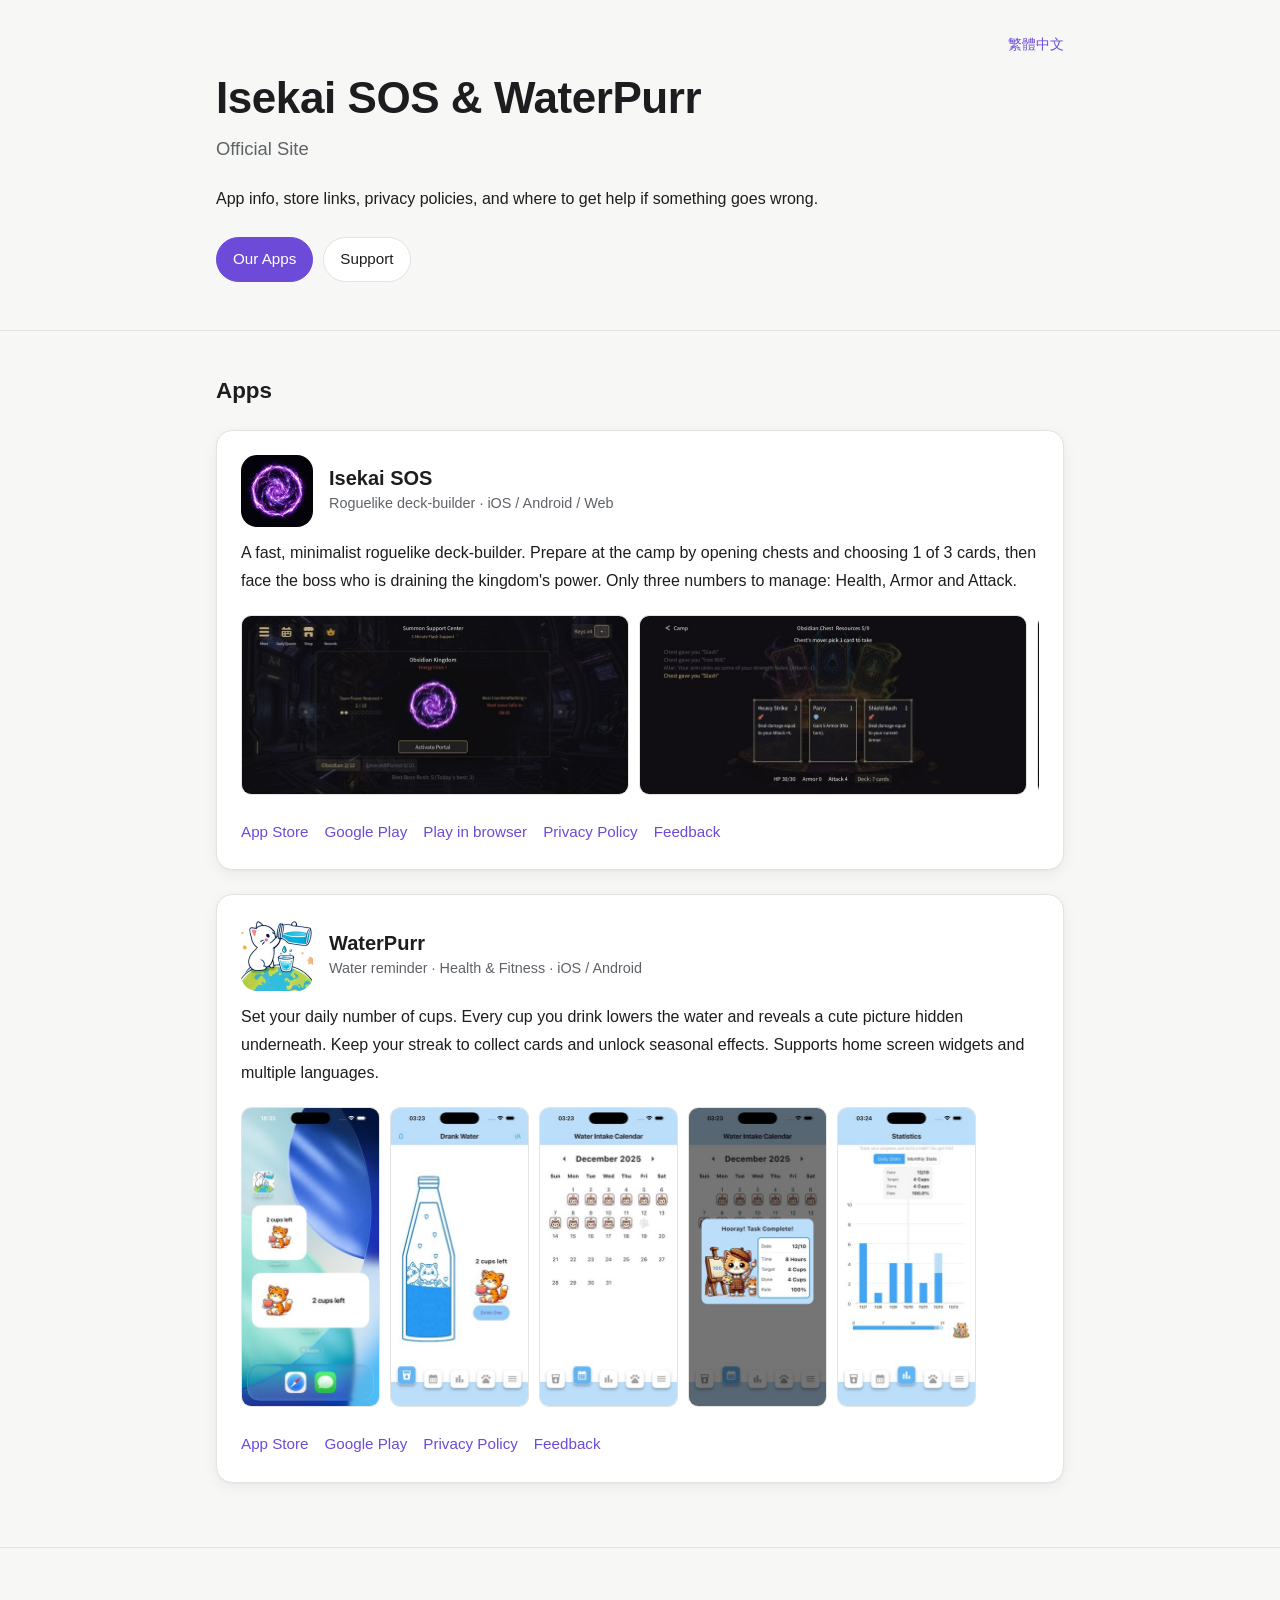
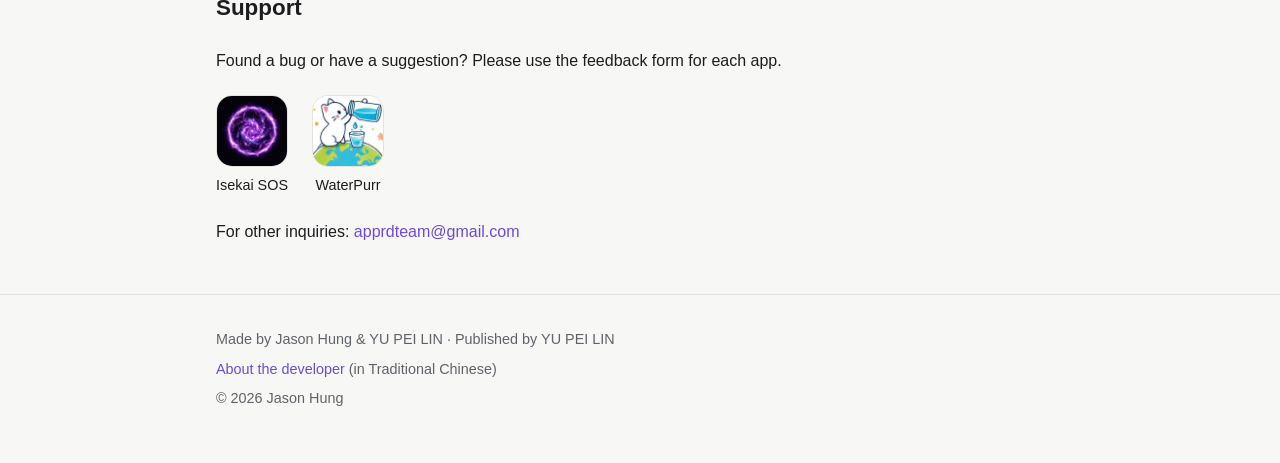
<file: index.html>
<!DOCTYPE html>
<html lang="zh-Hant">
<head>
<meta charset="utf-8">
<meta name="viewport" content="width=device-width, initial-scale=1">
<title>異世界救援・喵星水管家｜官方網站</title>
<meta name="description" content="《異世界救援 Isekai SOS》與《喵星水管家 WaterPurr》官方網站：App 介紹、隱私權政策與支援聯絡方式。">
<link rel="canonical" href="https://jasonhungapp.github.io/">
<link rel="alternate" hreflang="zh-Hant" href="https://jasonhungapp.github.io/">
<link rel="alternate" hreflang="en" href="https://jasonhungapp.github.io/en/">
<link rel="alternate" hreflang="x-default" href="https://jasonhungapp.github.io/en/">
<link rel="stylesheet" href="style.css">
<script>
  // 瀏覽器首選語言不是中文就轉到英文版；從英文版點「中文」會帶 ?lang=zh 並記住，不再轉
  (function () {
    var pref;
    if (/[?&]lang=zh/.test(location.search)) {
      try { localStorage.setItem("lang", "zh"); } catch (e) {}
      return;
    }
    try { pref = localStorage.getItem("lang"); } catch (e) {}
    if (pref === "zh") return;
    var first = ((navigator.languages && navigator.languages[0]) || navigator.language || "").toLowerCase();
    if (first && first.indexOf("zh") !== 0) location.replace("en/" + location.hash);
  })();
</script>
</head>
<body class="home">

<header class="hero">
  <div class="wrap">
    <nav class="lang-switch"><a href="en/" hreflang="en" lang="en">English</a></nav>
    <h1>異世界救援・喵星水管家</h1>
    <p class="role">官方網站</p>
    <p>這裡提供 App 介紹、商店連結、隱私權政策，以及使用上遇到問題時的聯絡方式。</p>
    <div class="links">
      <a class="btn primary" href="#apps">App 介紹</a>
      <a class="btn" href="#support">支援與聯絡</a>
    </div>
  </div>
</header>

<section id="apps">
  <div class="wrap">
    <h2>App</h2>

    <article class="app">
      <div class="app-head">
        <img src="img/isekaisos-icon.png" alt="異世界救援 Isekai SOS 圖示">
        <div>
          <h3>異世界救援 Isekai SOS</h3>
          <div class="tag">Roguelike 卡牌構築遊戲 · iOS / Android / Web</div>
        </div>
      </div>
      <p>節奏快速、極簡風格的 Roguelike 卡牌構築遊戲。每一局先在營地開寶箱、從三張牌中選一張構築牌組，再迎戰正在吸取王國電力的魔王。戰鬥只有生命、護甲、攻擊力三個數值。</p>
      <div class="shots landscape">
        <img src="img/isekaisos-1.jpg" alt="遊戲主畫面：傳送門與王國選擇" loading="lazy" width="776" height="358">
        <img src="img/isekaisos-2.jpg" alt="遊戲截圖" loading="lazy" width="776" height="358">
        <img src="img/isekaisos-3.jpg" alt="遊戲截圖" loading="lazy" width="776" height="358">
        <img src="img/isekaisos-4.jpg" alt="遊戲截圖" loading="lazy" width="776" height="358">
        <img src="img/isekaisos-5.jpg" alt="遊戲截圖" loading="lazy" width="776" height="358">
      </div>
      <div class="store">
        <a href="https://apps.apple.com/tw/app/id6812459531">App Store</a>
        <a href="https://play.google.com/store/apps/details?id=com.yupeilin.isekaisos">Google Play</a>
        <a href="https://jasonhungapp.github.io/ObsidianTrial-web/">網頁試玩版</a>
        <a href="isekaisos/privacy/">隱私權政策</a>
        <a href="https://sites.google.com/view/isekai-sos/feedback">意見回饋</a>
      </div>
    </article>

    <article class="app">
      <div class="app-head">
        <img src="img/waterpurr-icon.png" alt="喵星水管家 WaterPurr 圖示">
        <div>
          <h3>喵星水管家 WaterPurr</h3>
          <div class="tag">喝水提醒 · 健康與健身 · iOS / Android</div>
        </div>
      </div>
      <p>設定每日喝水杯數，每喝完一杯，水面下降揭開藏在水下的可愛圖案。連續達標可以收集圖卡、解鎖季節特效，支援桌面小工具與多國語言。</p>
      <div class="shots portrait">
        <img src="img/waterpurr-1.jpg" alt="桌面小工具" loading="lazy" width="276" height="600">
        <img src="img/waterpurr-2.jpg" alt="App 截圖" loading="lazy" width="276" height="600">
        <img src="img/waterpurr-3.jpg" alt="App 截圖" loading="lazy" width="276" height="600">
        <img src="img/waterpurr-4.jpg" alt="App 截圖" loading="lazy" width="276" height="600">
        <img src="img/waterpurr-5.jpg" alt="App 截圖" loading="lazy" width="276" height="600">
      </div>
      <div class="store">
        <a href="https://apps.apple.com/app/id6740752118">App Store</a>
        <a href="https://play.google.com/store/apps/details?id=com.yupeilin.waterpurr">Google Play</a>
        <a href="waterpurr/privacy/">隱私權政策</a>
        <a href="https://sites.google.com/view/yupeilin/waterpurr">意見回饋</a>
      </div>
    </article>
  </div>
</section>

<section id="support" class="support">
  <div class="wrap">
    <h2>支援與聯絡</h2>
    <p>使用上遇到問題、想回報錯誤或提供建議，請填寫各 App 的意見回饋表單。</p>
    <div class="feedback">
      <a href="https://sites.google.com/view/isekai-sos/feedback"><img src="img/isekaisos-icon.png" alt="" width="72" height="72">異世界救援</a>
      <a href="https://sites.google.com/view/yupeilin/waterpurr"><img src="img/waterpurr-icon.png" alt="" width="72" height="72">喵星水管家</a>
    </div>
    <p>其他事項請來信：<a href="mailto:apprdteam@gmail.com">apprdteam@gmail.com</a></p>
  </div>
</section>

<footer>
  <div class="wrap">
    <p>開發團隊：Jason Hung、YU PEI LIN｜發行：YU PEI LIN</p>
    <p><a href="about/">關於開發者</a></p>
    <p>© 2026 Jason Hung</p>
  </div>
</footer>

</body>
</html>
</file>
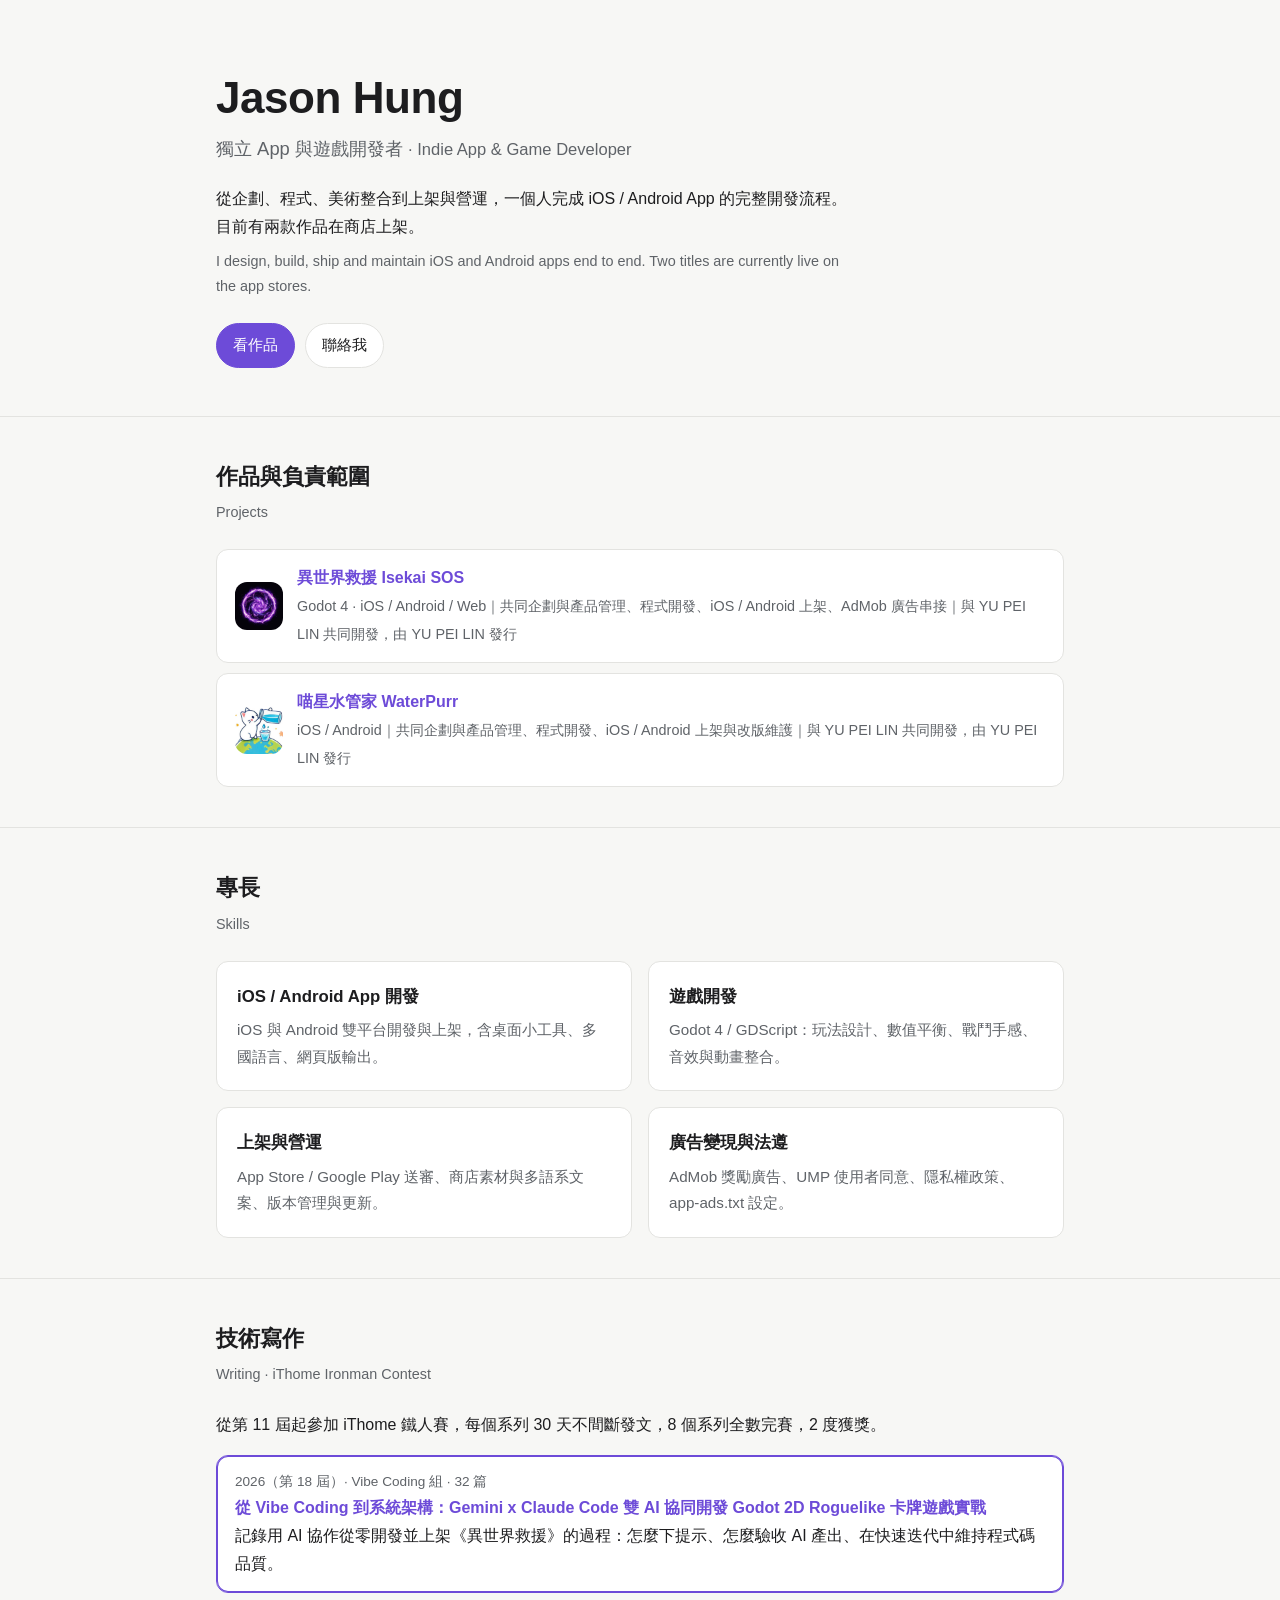
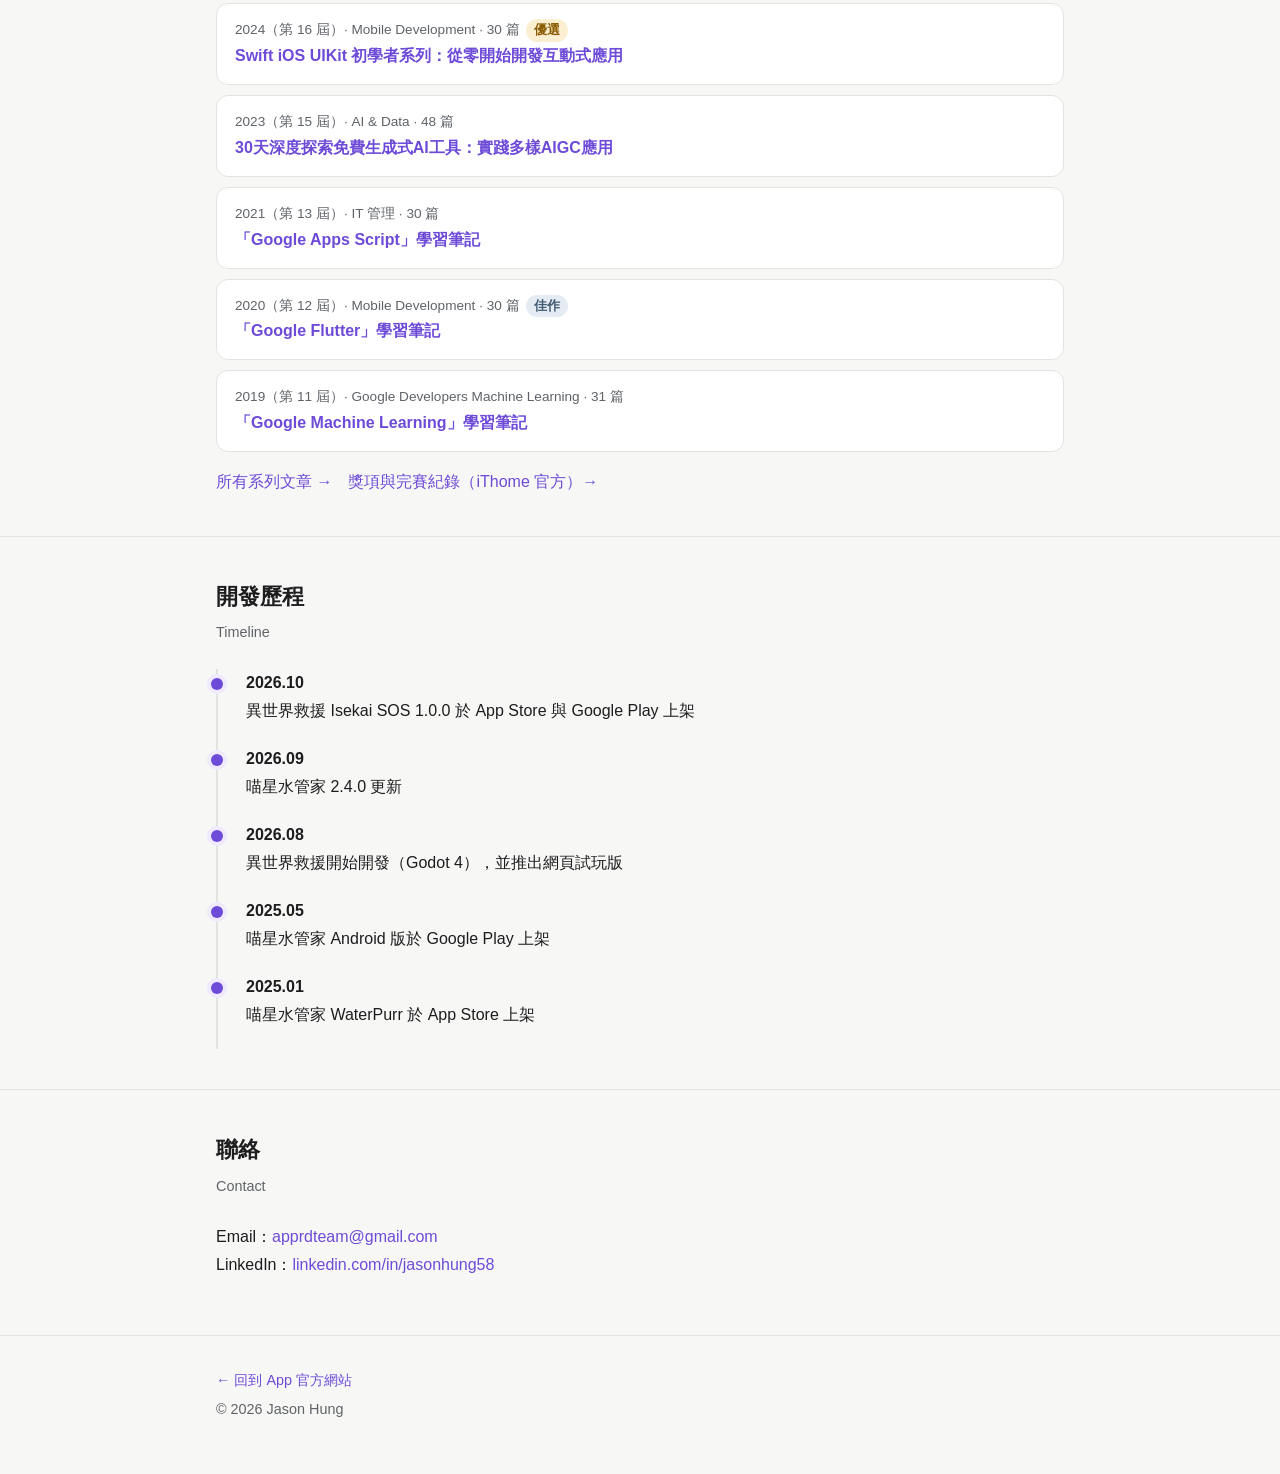
<file: about/index.html>
<!DOCTYPE html>
<html lang="zh-Hant">
<head>
<meta charset="utf-8">
<meta name="viewport" content="width=device-width, initial-scale=1">
<title>Jason Hung｜獨立 App 開發</title>
<meta name="description" content="Jason Hung，獨立 App 與遊戲開發者。作品：異世界救援 Isekai SOS、喵星水管家 WaterPurr。">
<link rel="stylesheet" href="../style.css">
</head>
<body>

<header class="hero">
  <div class="wrap">
    <h1>Jason Hung</h1>
    <p class="role">獨立 App 與遊戲開發者 <span class="en">· Indie App &amp; Game Developer</span></p>
    <p>從企劃、程式、美術整合到上架與營運，一個人完成 iOS / Android App 的完整開發流程。目前有兩款作品在商店上架。</p>
    <p class="en">I design, build, ship and maintain iOS and Android apps end to end. Two titles are currently live on the app stores.</p>
    <div class="links">
      <a class="btn primary" href="../#apps">看作品</a>
      <a class="btn" href="#contact">聯絡我</a>
    </div>
  </div>
</header>

<section id="projects">
  <div class="wrap">
    <h2>作品與負責範圍</h2>
    <p class="en">Projects</p>
    <ul class="projects">
      <li><img src="../img/isekaisos-icon.png" alt="" width="48" height="48"><div><b><a href="../#apps">異世界救援 Isekai SOS</a></b><span>Godot 4 · iOS / Android / Web｜共同企劃與產品管理、程式開發、iOS / Android 上架、AdMob 廣告串接｜與 YU PEI LIN 共同開發，由 YU PEI LIN 發行</span></div></li>
      <li><img src="../img/waterpurr-icon.png" alt="" width="48" height="48"><div><b><a href="../#apps">喵星水管家 WaterPurr</a></b><span>iOS / Android｜共同企劃與產品管理、程式開發、iOS / Android 上架與改版維護｜與 YU PEI LIN 共同開發，由 YU PEI LIN 發行</span></div></li>
    </ul>
  </div>
</section>

<section id="services">
  <div class="wrap">
    <h2>專長</h2>
    <p class="en">Skills</p>
    <div class="services">
      <div class="service">
        <h3>iOS / Android App 開發</h3>
        <p>iOS 與 Android 雙平台開發與上架，含桌面小工具、多國語言、網頁版輸出。</p>
      </div>
      <div class="service">
        <h3>遊戲開發</h3>
        <p>Godot 4 / GDScript：玩法設計、數值平衡、戰鬥手感、音效與動畫整合。</p>
      </div>
      <div class="service">
        <h3>上架與營運</h3>
        <p>App Store / Google Play 送審、商店素材與多語系文案、版本管理與更新。</p>
      </div>
      <div class="service">
        <h3>廣告變現與法遵</h3>
        <p>AdMob 獎勵廣告、UMP 使用者同意、隱私權政策、app-ads.txt 設定。</p>
      </div>
    </div>
  </div>
</section>

<section id="writing">
  <div class="wrap">
    <h2>技術寫作</h2>
    <p class="en">Writing · iThome Ironman Contest</p>
    <p>從第 11 屆起參加 iThome 鐵人賽，每個系列 30 天不間斷發文，8 個系列全數完賽，2 度獲獎。</p>
    <ul class="writing">
      <li class="featured"><span class="yr">2026（第 18 屆）· Vibe Coding 組 · 32 篇</span><a href="https://ithelp.ithome.com.tw/users/20120243/ironman/9669">從 Vibe Coding 到系統架構：Gemini x Claude Code 雙 AI 協同開發 Godot 2D Roguelike 卡牌遊戲實戰</a><br>記錄用 AI 協作從零開發並上架《異世界救援》的過程：怎麼下提示、怎麼驗收 AI 產出、在快速迭代中維持程式碼品質。</li>
      <li><span class="yr">2024（第 16 屆）· Mobile Development · 30 篇<span class="award gold">優選</span></span><a href="https://ithelp.ithome.com.tw/users/20120243/ironman/7791">Swift iOS UIKit 初學者系列：從零開始開發互動式應用</a></li>
      <li><span class="yr">2023（第 15 屆）· AI &amp; Data · 48 篇</span><a href="https://ithelp.ithome.com.tw/users/20120243/ironman/6805">30天深度探索免費生成式AI工具：實踐多樣AIGC應用</a></li>
      <li><span class="yr">2021（第 13 屆）· IT 管理 · 30 篇</span><a href="https://ithelp.ithome.com.tw/users/20120243/ironman/4818">「Google Apps Script」學習筆記</a></li>
      <li><span class="yr">2020（第 12 屆）· Mobile Development · 30 篇<span class="award merit">佳作</span></span><a href="https://ithelp.ithome.com.tw/users/20120243/ironman/3730">「Google Flutter」學習筆記</a></li>
      <li><span class="yr">2019（第 11 屆）· Google Developers Machine Learning · 31 篇</span><a href="https://ithelp.ithome.com.tw/users/20120243/ironman/2404">「Google Machine Learning」學習筆記</a></li>
    </ul>
    <p class="more"><a href="https://ithelp.ithome.com.tw/users/20120243/ironman">所有系列文章 →</a>　<a href="https://ithelp.ithome.com.tw/users/20120243/profile">獎項與完賽紀錄（iThome 官方）→</a></p>
  </div>
</section>

<section id="timeline">
  <div class="wrap">
    <h2>開發歷程</h2>
    <p class="en">Timeline</p>
    <ol class="timeline">
      <li><time>2026.10</time>異世界救援 Isekai SOS 1.0.0 於 App Store 與 Google Play 上架</li>
      <li><time>2026.09</time>喵星水管家 2.4.0 更新</li>
      <li><time>2026.08</time>異世界救援開始開發（Godot 4），並推出網頁試玩版</li>
      <li><time>2025.05</time>喵星水管家 Android 版於 Google Play 上架</li>
      <li><time>2025.01</time>喵星水管家 WaterPurr 於 App Store 上架</li>
    </ol>
  </div>
</section>

<section id="contact">
  <div class="wrap">
    <h2>聯絡</h2>
    <p class="en">Contact</p>
    <p>Email：<a href="mailto:apprdteam@gmail.com">apprdteam@gmail.com</a><br>
    LinkedIn：<a href="https://www.linkedin.com/in/jasonhung58/">linkedin.com/in/jasonhung58</a></p>
  </div>
</section>

<footer>
  <div class="wrap">
    <p><a href="../">← 回到 App 官方網站</a></p>
    <p>© 2026 Jason Hung</p>
  </div>
</footer>

</body>
</html>
</file>
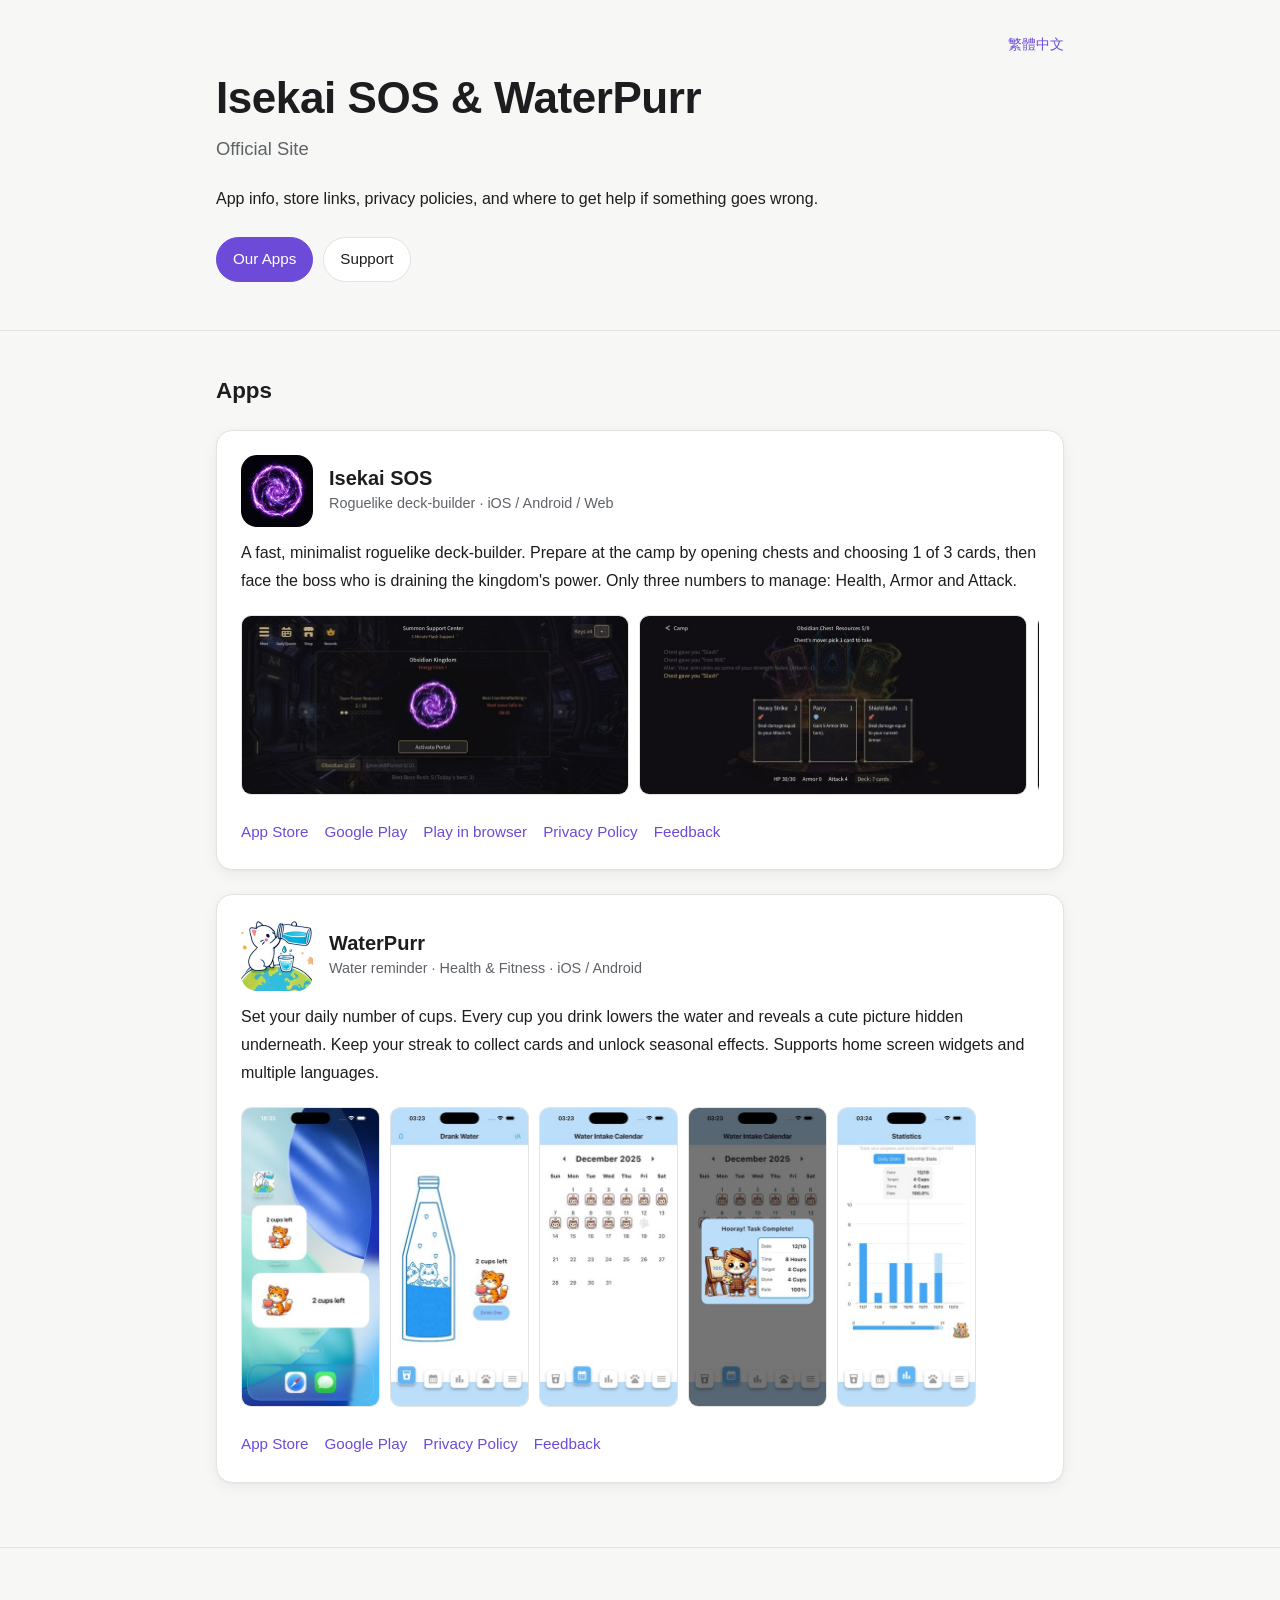
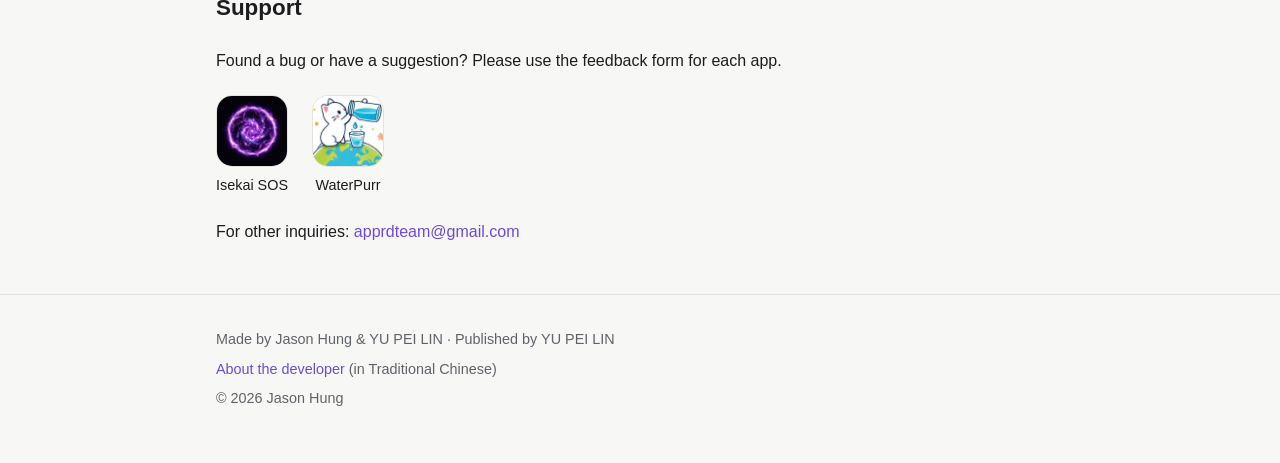
<file: en/index.html>
<!DOCTYPE html>
<html lang="en">
<head>
<meta charset="utf-8">
<meta name="viewport" content="width=device-width, initial-scale=1">
<title>Isekai SOS &amp; WaterPurr｜Official Site</title>
<meta name="description" content="Official site of Isekai SOS and WaterPurr: app info, store links, privacy policies and support.">
<link rel="canonical" href="https://jasonhungapp.github.io/en/">
<link rel="alternate" hreflang="zh-Hant" href="https://jasonhungapp.github.io/">
<link rel="alternate" hreflang="en" href="https://jasonhungapp.github.io/en/">
<link rel="alternate" hreflang="x-default" href="https://jasonhungapp.github.io/en/">
<link rel="stylesheet" href="../style.css">
</head>
<body class="home">

<header class="hero">
  <div class="wrap">
    <nav class="lang-switch"><a href="../?lang=zh" hreflang="zh-Hant" lang="zh-Hant">繁體中文</a></nav>
    <h1>Isekai SOS &amp; WaterPurr</h1>
    <p class="role">Official Site</p>
    <p>App info, store links, privacy policies, and where to get help if something goes wrong.</p>
    <div class="links">
      <a class="btn primary" href="#apps">Our Apps</a>
      <a class="btn" href="#support">Support</a>
    </div>
  </div>
</header>

<section id="apps">
  <div class="wrap">
    <h2>Apps</h2>

    <article class="app">
      <div class="app-head">
        <img src="../img/isekaisos-icon.png" alt="Isekai SOS icon">
        <div>
          <h3>Isekai SOS</h3>
          <div class="tag">Roguelike deck-builder · iOS / Android / Web</div>
        </div>
      </div>
      <p>A fast, minimalist roguelike deck-builder. Prepare at the camp by opening chests and choosing 1 of 3 cards, then face the boss who is draining the kingdom's power. Only three numbers to manage: Health, Armor and Attack.</p>
      <div class="shots landscape">
        <img src="../img/isekaisos-1-en.jpg" alt="Main screen: portal and kingdom selection" loading="lazy" width="776" height="358">
        <img src="../img/isekaisos-2-en.jpg" alt="Gameplay screenshot" loading="lazy" width="776" height="358">
        <img src="../img/isekaisos-3-en.jpg" alt="Gameplay screenshot" loading="lazy" width="776" height="358">
        <img src="../img/isekaisos-4-en.jpg" alt="Gameplay screenshot" loading="lazy" width="776" height="358">
        <img src="../img/isekaisos-5-en.jpg" alt="Gameplay screenshot" loading="lazy" width="776" height="358">
      </div>
      <div class="store">
        <a href="https://apps.apple.com/app/id6812459531">App Store</a>
        <a href="https://play.google.com/store/apps/details?id=com.yupeilin.isekaisos">Google Play</a>
        <a href="https://jasonhungapp.github.io/ObsidianTrial-web/">Play in browser</a>
        <a href="../isekaisos/privacy/">Privacy Policy</a>
        <a href="https://sites.google.com/view/isekai-sos/feedback">Feedback</a>
      </div>
    </article>

    <article class="app">
      <div class="app-head">
        <img src="../img/waterpurr-icon.png" alt="WaterPurr icon">
        <div>
          <h3>WaterPurr</h3>
          <div class="tag">Water reminder · Health &amp; Fitness · iOS / Android</div>
        </div>
      </div>
      <p>Set your daily number of cups. Every cup you drink lowers the water and reveals a cute picture hidden underneath. Keep your streak to collect cards and unlock seasonal effects. Supports home screen widgets and multiple languages.</p>
      <div class="shots portrait">
        <img src="../img/waterpurr-1-en.jpg" alt="Home screen widgets" loading="lazy" width="276" height="600">
        <img src="../img/waterpurr-2-en.jpg" alt="Drink tracker with water bottle" loading="lazy" width="276" height="600">
        <img src="../img/waterpurr-3-en.jpg" alt="Water intake calendar" loading="lazy" width="276" height="600">
        <img src="../img/waterpurr-4-en.jpg" alt="Daily goal completed" loading="lazy" width="276" height="600">
        <img src="../img/waterpurr-5-en.jpg" alt="Statistics" loading="lazy" width="276" height="600">
      </div>
      <div class="store">
        <a href="https://apps.apple.com/app/id6740752118">App Store</a>
        <a href="https://play.google.com/store/apps/details?id=com.yupeilin.waterpurr">Google Play</a>
        <a href="../waterpurr/privacy/">Privacy Policy</a>
        <a href="https://sites.google.com/view/yupeilin/waterpurr">Feedback</a>
      </div>
    </article>
  </div>
</section>

<section id="support" class="support">
  <div class="wrap">
    <h2>Support</h2>
    <p>Found a bug or have a suggestion? Please use the feedback form for each app.</p>
    <div class="feedback">
      <a href="https://sites.google.com/view/isekai-sos/feedback"><img src="../img/isekaisos-icon.png" alt="" width="72" height="72">Isekai SOS</a>
      <a href="https://sites.google.com/view/yupeilin/waterpurr"><img src="../img/waterpurr-icon.png" alt="" width="72" height="72">WaterPurr</a>
    </div>
    <p>For other inquiries: <a href="mailto:apprdteam@gmail.com">apprdteam@gmail.com</a></p>
  </div>
</section>

<footer>
  <div class="wrap">
    <p>Made by Jason Hung &amp; YU PEI LIN · Published by YU PEI LIN</p>
    <p><a href="../about/" hreflang="zh-Hant">About the developer</a> (in Traditional Chinese)</p>
    <p>© 2026 Jason Hung</p>
  </div>
</footer>

</body>
</html>
</file>
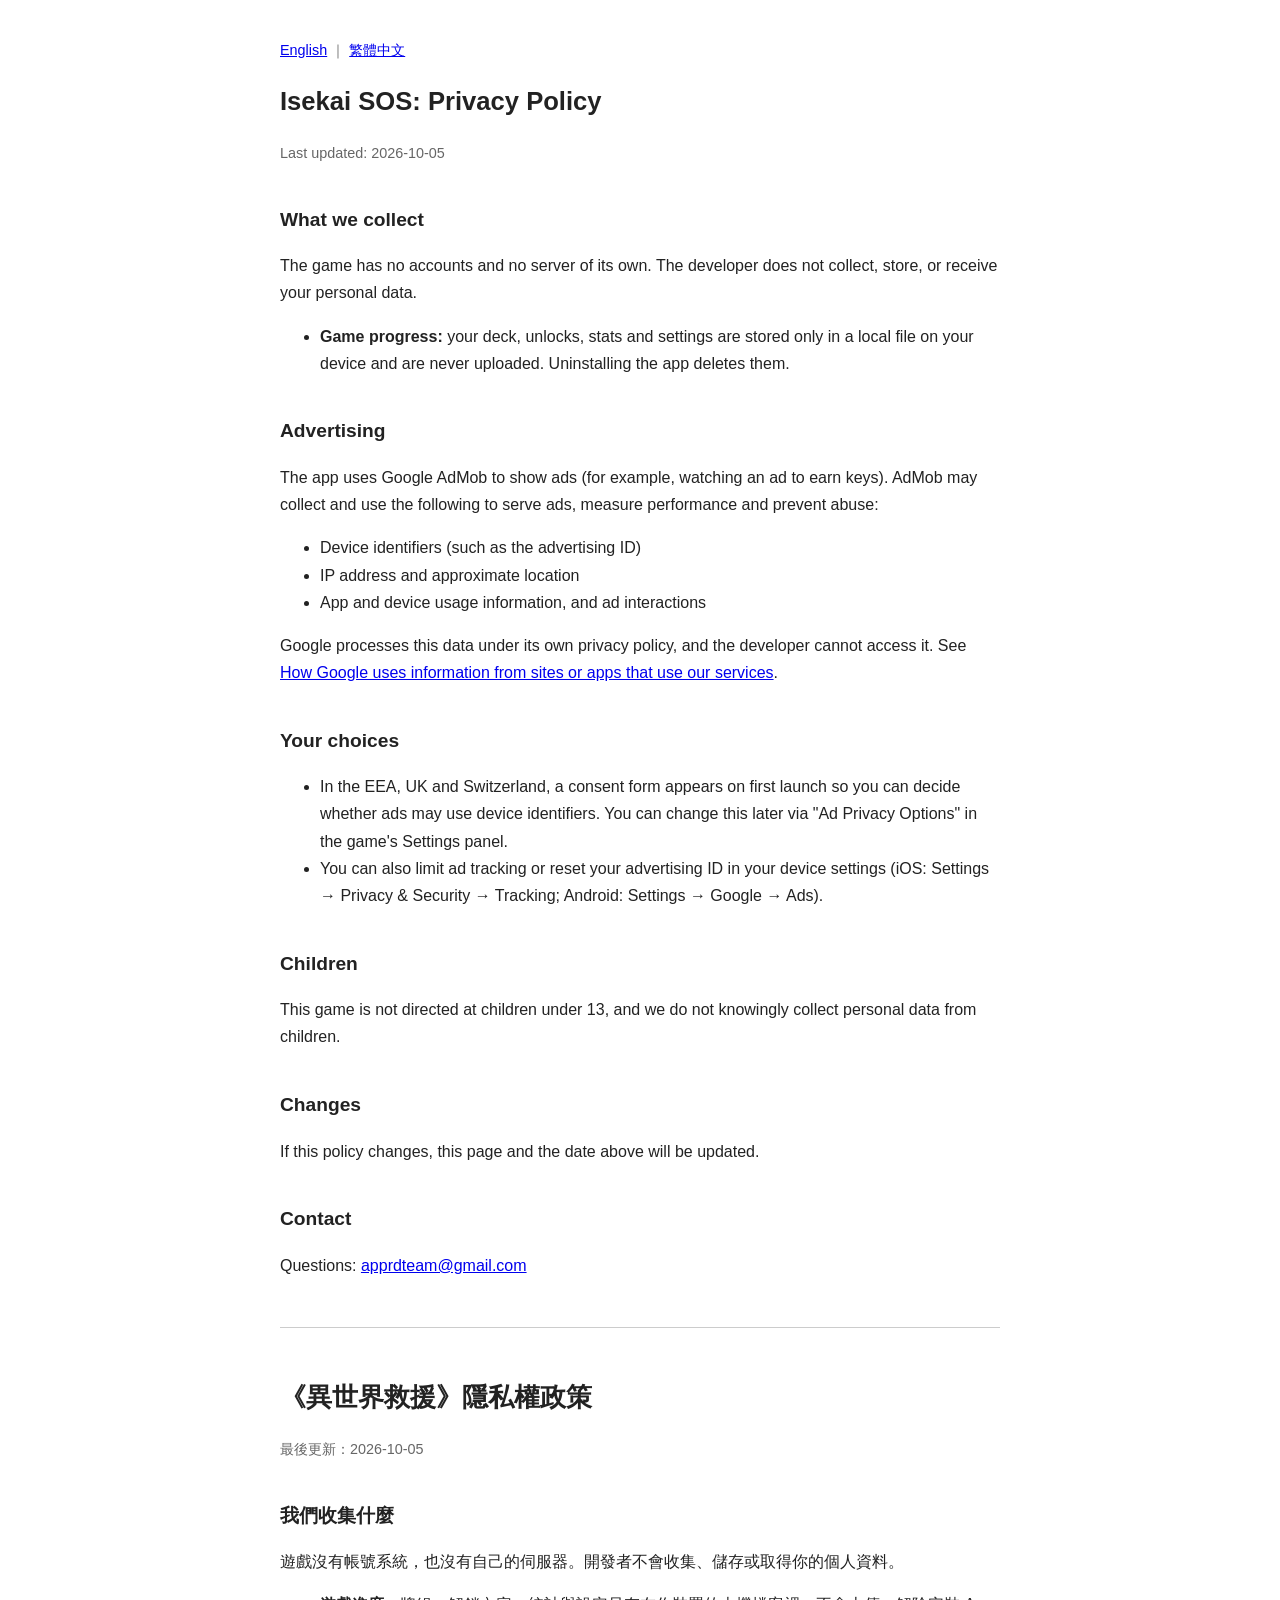
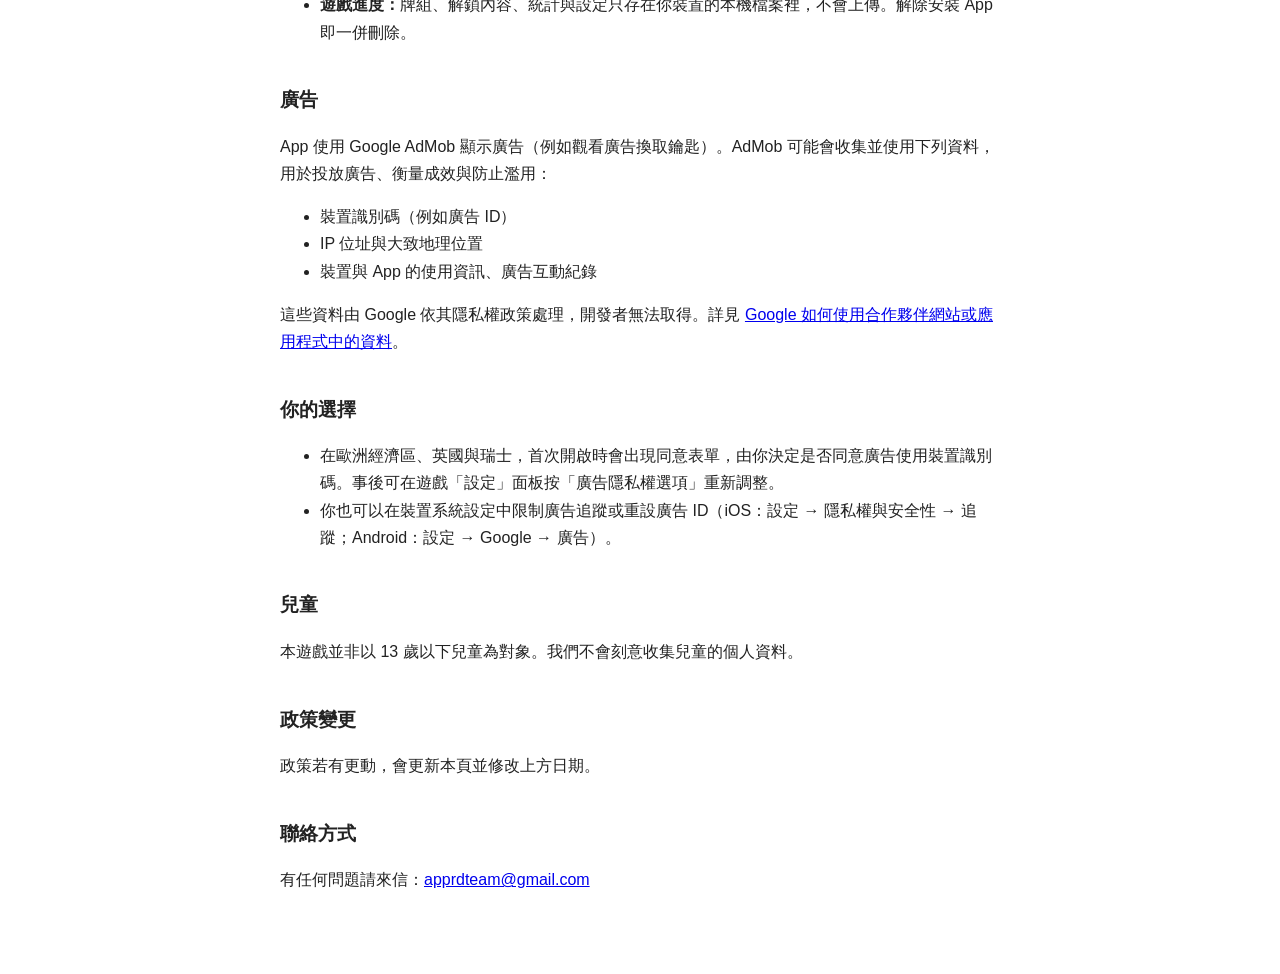
<file: isekaisos/privacy/index.html>
<!DOCTYPE html>
<html lang="en">
<head>
<meta charset="utf-8">
<meta name="viewport" content="width=device-width, initial-scale=1">
<title>Privacy Policy 隱私權政策｜Isekai SOS 異世界救援</title>
<style>
  body { font: 16px/1.7 -apple-system, "PingFang TC", "Noto Sans TC", sans-serif; max-width: 720px; margin: 0 auto; padding: 24px 16px 64px; color: #222; background: #fff; }
  h1 { font-size: 1.6rem; } h2 { font-size: 1.2rem; margin-top: 2em; }
  hr { margin: 3em 0; border: 0; border-top: 1px solid #ccc; }
  .meta { color: #666; font-size: .9rem; }
  @media (prefers-color-scheme: dark) { body { background: #16161a; color: #ddd; } .meta { color: #999; } a { color: #8ab4f8; } hr { border-color: #444; } }
</style>
</head>
<body>

<p class="meta"><a href="#en">English</a> ｜ <a href="#zh">繁體中文</a></p>

<h1 id="en">Isekai SOS: Privacy Policy</h1>
<p class="meta">Last updated: 2026-10-05</p>

<h2>What we collect</h2>
<p>The game has no accounts and no server of its own. The developer does not collect, store, or receive your personal data.</p>
<ul>
  <li><strong>Game progress:</strong> your deck, unlocks, stats and settings are stored only in a local file on your device and are never uploaded. Uninstalling the app deletes them.</li>
</ul>

<h2>Advertising</h2>
<p>The app uses Google AdMob to show ads (for example, watching an ad to earn keys). AdMob may collect and use the following to serve ads, measure performance and prevent abuse:</p>
<ul>
  <li>Device identifiers (such as the advertising ID)</li>
  <li>IP address and approximate location</li>
  <li>App and device usage information, and ad interactions</li>
</ul>
<p>Google processes this data under its own privacy policy, and the developer cannot access it. See <a href="https://policies.google.com/technologies/partner-sites?hl=en">How Google uses information from sites or apps that use our services</a>.</p>

<h2>Your choices</h2>
<ul>
  <li>In the EEA, UK and Switzerland, a consent form appears on first launch so you can decide whether ads may use device identifiers. You can change this later via "Ad Privacy Options" in the game's Settings panel.</li>
  <li>You can also limit ad tracking or reset your advertising ID in your device settings (iOS: Settings → Privacy &amp; Security → Tracking; Android: Settings → Google → Ads).</li>
</ul>

<h2>Children</h2>
<p>This game is not directed at children under 13, and we do not knowingly collect personal data from children.</p>

<h2>Changes</h2>
<p>If this policy changes, this page and the date above will be updated.</p>

<h2>Contact</h2>
<p>Questions: <a href="mailto:apprdteam@gmail.com">apprdteam@gmail.com</a></p>

<hr>

<h1 id="zh" lang="zh-Hant">《異世界救援》隱私權政策</h1>
<p class="meta">最後更新：2026-10-05</p>

<h2>我們收集什麼</h2>
<p>遊戲沒有帳號系統，也沒有自己的伺服器。開發者不會收集、儲存或取得你的個人資料。</p>
<ul>
  <li><strong>遊戲進度：</strong>牌組、解鎖內容、統計與設定只存在你裝置的本機檔案裡，不會上傳。解除安裝 App 即一併刪除。</li>
</ul>

<h2>廣告</h2>
<p>App 使用 Google AdMob 顯示廣告（例如觀看廣告換取鑰匙）。AdMob 可能會收集並使用下列資料，用於投放廣告、衡量成效與防止濫用：</p>
<ul>
  <li>裝置識別碼（例如廣告 ID）</li>
  <li>IP 位址與大致地理位置</li>
  <li>裝置與 App 的使用資訊、廣告互動紀錄</li>
</ul>
<p>這些資料由 Google 依其隱私權政策處理，開發者無法取得。詳見 <a href="https://policies.google.com/technologies/partner-sites?hl=zh-TW">Google 如何使用合作夥伴網站或應用程式中的資料</a>。</p>

<h2>你的選擇</h2>
<ul>
  <li>在歐洲經濟區、英國與瑞士，首次開啟時會出現同意表單，由你決定是否同意廣告使用裝置識別碼。事後可在遊戲「設定」面板按「廣告隱私權選項」重新調整。</li>
  <li>你也可以在裝置系統設定中限制廣告追蹤或重設廣告 ID（iOS：設定 → 隱私權與安全性 → 追蹤；Android：設定 → Google → 廣告）。</li>
</ul>

<h2>兒童</h2>
<p>本遊戲並非以 13 歲以下兒童為對象。我們不會刻意收集兒童的個人資料。</p>

<h2>政策變更</h2>
<p>政策若有更動，會更新本頁並修改上方日期。</p>

<h2>聯絡方式</h2>
<p>有任何問題請來信：<a href="mailto:apprdteam@gmail.com">apprdteam@gmail.com</a></p>

</body>
</html>
</file>
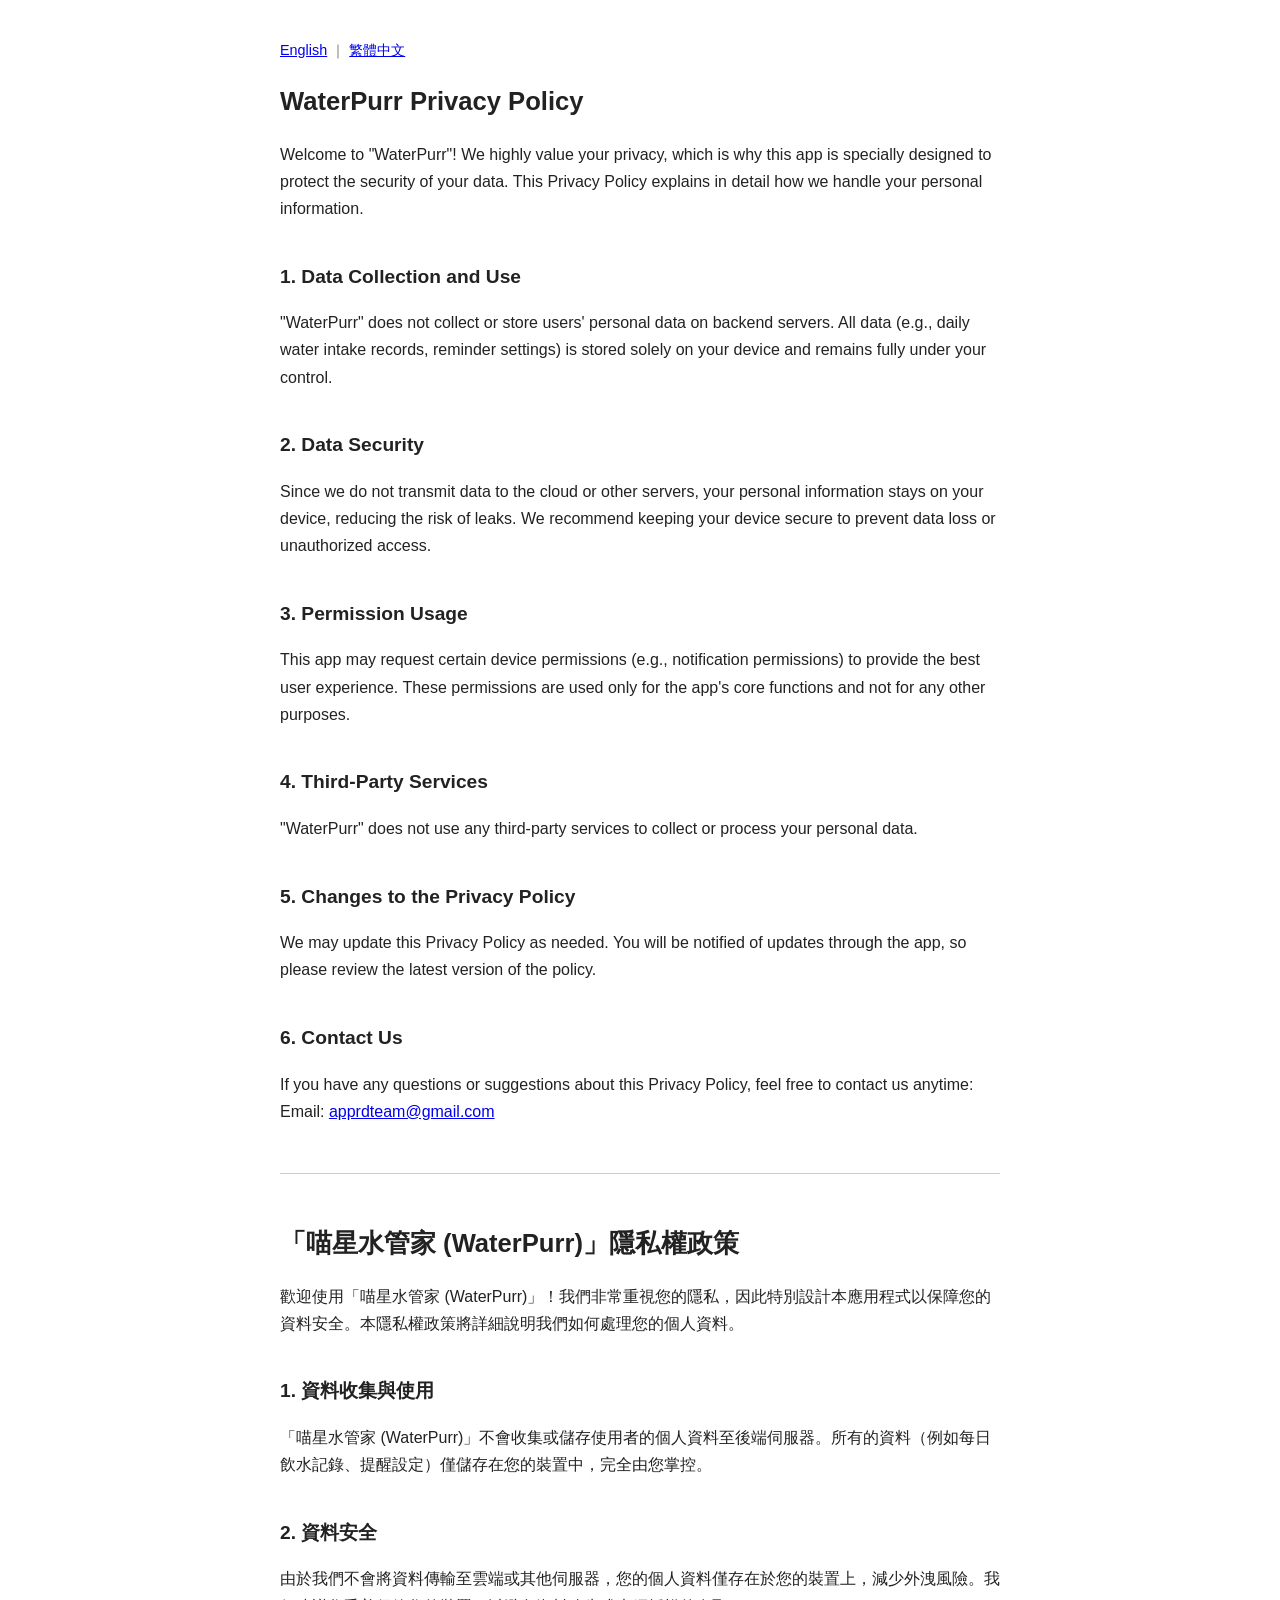
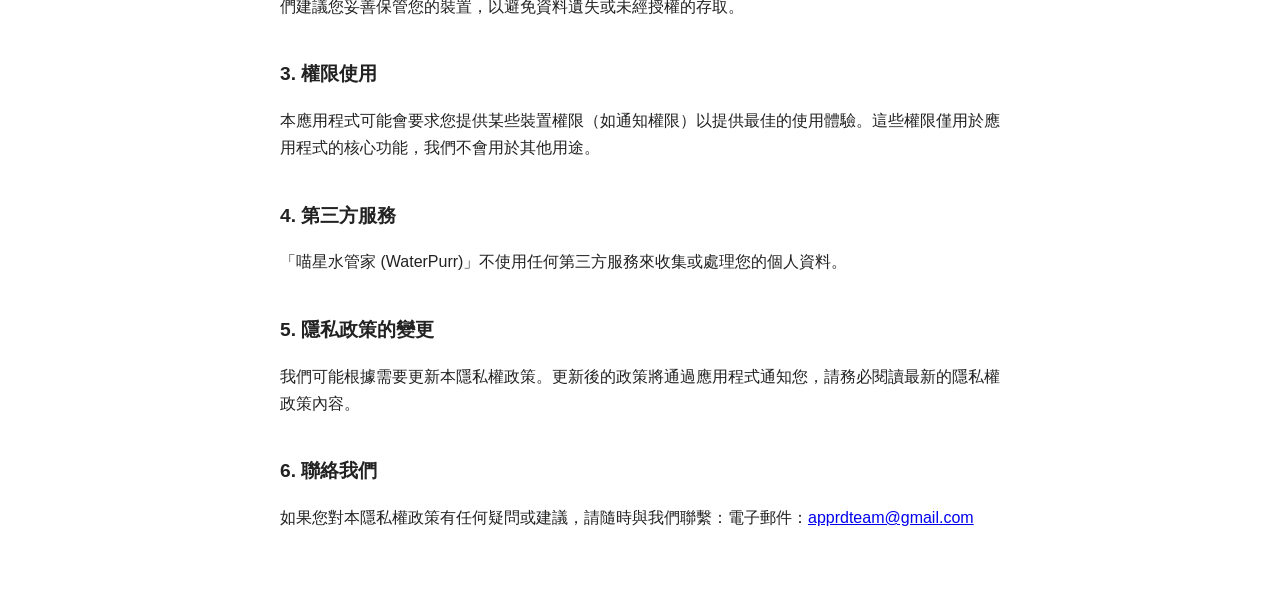
<file: waterpurr/privacy/index.html>
<!DOCTYPE html>
<html lang="en">
<head>
<meta charset="utf-8">
<meta name="viewport" content="width=device-width, initial-scale=1">
<title>Privacy Policy 隱私權政策｜WaterPurr 喵星水管家</title>
<style>
  body { font: 16px/1.7 -apple-system, "PingFang TC", "Noto Sans TC", sans-serif; max-width: 720px; margin: 0 auto; padding: 24px 16px 64px; color: #222; background: #fff; }
  h1 { font-size: 1.6rem; } h2 { font-size: 1.2rem; margin-top: 2em; }
  hr { margin: 3em 0; border: 0; border-top: 1px solid #ccc; }
  .meta { color: #666; font-size: .9rem; }
  @media (prefers-color-scheme: dark) { body { background: #16161a; color: #ddd; } .meta { color: #999; } a { color: #8ab4f8; } hr { border-color: #444; } }
</style>
</head>
<body>

<p class="meta"><a href="#en">English</a> ｜ <a href="#zh">繁體中文</a></p>

<h1 id="en">WaterPurr Privacy Policy</h1>
<p>Welcome to "WaterPurr"! We highly value your privacy, which is why this app is specially designed to protect the security of your data. This Privacy Policy explains in detail how we handle your personal information.</p>

<h2>1. Data Collection and Use</h2>
<p>"WaterPurr" does not collect or store users' personal data on backend servers. All data (e.g., daily water intake records, reminder settings) is stored solely on your device and remains fully under your control.</p>

<h2>2. Data Security</h2>
<p>Since we do not transmit data to the cloud or other servers, your personal information stays on your device, reducing the risk of leaks. We recommend keeping your device secure to prevent data loss or unauthorized access.</p>

<h2>3. Permission Usage</h2>
<p>This app may request certain device permissions (e.g., notification permissions) to provide the best user experience. These permissions are used only for the app's core functions and not for any other purposes.</p>

<h2>4. Third-Party Services</h2>
<p>"WaterPurr" does not use any third-party services to collect or process your personal data.</p>

<h2>5. Changes to the Privacy Policy</h2>
<p>We may update this Privacy Policy as needed. You will be notified of updates through the app, so please review the latest version of the policy.</p>

<h2>6. Contact Us</h2>
<p>If you have any questions or suggestions about this Privacy Policy, feel free to contact us anytime: Email: <a href="mailto:apprdteam@gmail.com">apprdteam@gmail.com</a></p>

<hr>

<h1 id="zh" lang="zh-Hant">「喵星水管家 (WaterPurr)」隱私權政策</h1>
<p>歡迎使用「喵星水管家 (WaterPurr)」！我們非常重視您的隱私，因此特別設計本應用程式以保障您的資料安全。本隱私權政策將詳細說明我們如何處理您的個人資料。</p>

<h2>1. 資料收集與使用</h2>
<p>「喵星水管家 (WaterPurr)」不會收集或儲存使用者的個人資料至後端伺服器。所有的資料（例如每日飲水記錄、提醒設定）僅儲存在您的裝置中，完全由您掌控。</p>

<h2>2. 資料安全</h2>
<p>由於我們不會將資料傳輸至雲端或其他伺服器，您的個人資料僅存在於您的裝置上，減少外洩風險。我們建議您妥善保管您的裝置，以避免資料遺失或未經授權的存取。</p>

<h2>3. 權限使用</h2>
<p>本應用程式可能會要求您提供某些裝置權限（如通知權限）以提供最佳的使用體驗。這些權限僅用於應用程式的核心功能，我們不會用於其他用途。</p>

<h2>4. 第三方服務</h2>
<p>「喵星水管家 (WaterPurr)」不使用任何第三方服務來收集或處理您的個人資料。</p>

<h2>5. 隱私政策的變更</h2>
<p>我們可能根據需要更新本隱私權政策。更新後的政策將通過應用程式通知您，請務必閱讀最新的隱私權政策內容。</p>

<h2>6. 聯絡我們</h2>
<p>如果您對本隱私權政策有任何疑問或建議，請隨時與我們聯繫：電子郵件：<a href="mailto:apprdteam@gmail.com">apprdteam@gmail.com</a></p>

</body>
</html>
</file>
<file: style.css>
:root {
  --bg: #f7f7f5;
  --surface: #ffffff;
  --text: #1d1d1f;
  --muted: #5f6368;
  --line: #e3e3e0;
  --accent: #6d4bd8;
  --accent-soft: #efeafd;
  --gold: #8a5a00;
  --gold-soft: #fbefd2;
  --merit: #3f5a73;
  --merit-soft: #e4ebf2;
  --shadow: 0 1px 2px rgba(0,0,0,.04), 0 4px 16px rgba(0,0,0,.05);
}
@media (prefers-color-scheme: dark) {
  :root:not([data-theme="light"]) {
    --bg: #121214;
    --surface: #1c1c1f;
    --text: #ececec;
    --muted: #a0a0a6;
    --line: #2e2e33;
    --accent: #a78bfa;
    --accent-soft: #2a2340;
    --gold: #f2c45a;
    --gold-soft: #3a2e12;
    --merit: #a9c1d8;
    --merit-soft: #1f2a35;
    --shadow: none;
  }
}
:root[data-theme="dark"] {
  --bg: #121214;
  --surface: #1c1c1f;
  --text: #ececec;
  --muted: #a0a0a6;
  --line: #2e2e33;
  --accent: #a78bfa;
  --accent-soft: #2a2340;
  --gold: #f2c45a;
  --gold-soft: #3a2e12;
  --merit: #a9c1d8;
  --merit-soft: #1f2a35;
  --shadow: none;
}

* { box-sizing: border-box; }
body {
  margin: 0;
  background: var(--bg);
  color: var(--text);
  font: 16px/1.75 -apple-system, BlinkMacSystemFont, "PingFang TC", "Noto Sans TC", "Microsoft JhengHei", sans-serif;
  -webkit-font-smoothing: antialiased;
}
a { color: var(--accent); text-decoration: none; }
a:hover { text-decoration: underline; }
.wrap { max-width: 880px; margin: 0 auto; padding: 0 16px; }
.en { color: var(--muted); font-size: .9em; }

header.hero { padding: 72px 0 48px; }
.hero h1 { font-size: clamp(2rem, 6vw, 2.75rem); line-height: 1.2; margin: 0 0 8px; letter-spacing: -.01em; }
.hero .role { font-size: 1.15rem; color: var(--muted); margin: 0 0 20px; }
.hero p { max-width: 640px; margin: 0 0 8px; }
.hero .links { margin-top: 24px; display: flex; flex-wrap: wrap; gap: 10px; }
.btn {
  display: inline-block; padding: 8px 16px; border-radius: 999px;
  border: 1px solid var(--line); background: var(--surface); color: var(--text); font-size: .95rem;
}
.btn:hover { text-decoration: none; border-color: var(--accent); }
.btn.primary { background: var(--accent); border-color: var(--accent); color: #fff; }

section { padding: 40px 0; border-top: 1px solid var(--line); }
section > .wrap > h2 { font-size: 1.4rem; margin: 0 0 4px; }
section > .wrap > .en { margin: 0 0 24px; }

.app {
  background: var(--surface); border: 1px solid var(--line); border-radius: 16px;
  box-shadow: var(--shadow); padding: 24px; margin-bottom: 24px;
}
.app-head { display: flex; gap: 16px; align-items: center; margin-bottom: 12px; }
.app-head img { width: 72px; height: 72px; border-radius: 16px; flex: none; }
.app-head h3 { margin: 0; font-size: 1.25rem; line-height: 1.3; }
.app-head .tag { color: var(--muted); font-size: .9rem; }
.app p { margin: 0 0 12px; }
.credit { font-size: .9rem; color: var(--muted); background: var(--bg); border-radius: 8px; padding: 8px 12px; margin: 0 0 12px; }
.credit b { color: var(--text); font-weight: 600; }
.shots { display: flex; gap: 10px; overflow-x: auto; padding: 4px 0 8px; margin: 16px 0; scroll-snap-type: x mandatory; }
.shots img { border-radius: 10px; border: 1px solid var(--line); scroll-snap-align: start; flex: none; background: var(--line); }
.shots.landscape img { height: 180px; width: auto; }
.shots.portrait img { height: 300px; width: auto; }
.store { display: flex; flex-wrap: wrap; gap: 8px 16px; font-size: .95rem; }
.store .soon { color: var(--muted); }

.services { display: grid; grid-template-columns: repeat(auto-fit, minmax(min(100%, 320px), 1fr)); gap: 16px; }
.service { background: var(--surface); border: 1px solid var(--line); border-radius: 12px; padding: 20px; }
.service h3 { margin: 0 0 6px; font-size: 1.05rem; }
.service p { margin: 0; color: var(--muted); font-size: .95rem; }

.writing { list-style: none; margin: 0; padding: 0; display: grid; gap: 10px; }
.writing li { background: var(--surface); border: 1px solid var(--line); border-radius: 12px; padding: 14px 18px; }
.writing li.featured { border-color: var(--accent); box-shadow: 0 0 0 1px var(--accent) inset; }
.writing .yr { display: block; font-size: .85rem; color: var(--muted); }
.writing a { font-weight: 600; }
.more { margin: 16px 0 0; }
.award { display: inline-block; margin-left: 6px; padding: 0 8px; border-radius: 999px; font-size: .8rem; font-weight: 600; background: var(--accent-soft); color: var(--accent); }
.award.gold { background: var(--gold-soft); color: var(--gold); }
.award.merit { background: var(--merit-soft); color: var(--merit); }
.timeline { list-style: none; margin: 0; padding: 0 0 0 20px; border-left: 2px solid var(--line); }
.timeline li { position: relative; padding: 0 0 20px 8px; }
.timeline li::before {
  content: ""; position: absolute; left: -27px; top: 9px; width: 12px; height: 12px;
  border-radius: 50%; background: var(--accent); box-shadow: 0 0 0 4px var(--accent-soft);
}
.timeline time { display: block; font-weight: 600; font-variant-numeric: tabular-nums; }

footer { border-top: 1px solid var(--line); padding: 32px 0 48px; color: var(--muted); font-size: .9rem; }
footer p { margin: 0 0 4px; }

@media (max-width: 480px) {
  header.hero { padding: 48px 0 32px; }
  .app { padding: 18px; }
  .shots.landscape img { height: 140px; }
  .shots.portrait img { height: 240px; }
}

.support p { margin: 0 0 8px; }
.feedback { display: flex; flex-wrap: wrap; gap: 24px; margin: 20px 0; }
.feedback a { display: flex; flex-direction: column; align-items: center; gap: 6px; color: var(--text); font-size: .9rem; }
.feedback a:hover { text-decoration: none; color: var(--accent); }
.feedback img { width: 72px; height: 72px; border-radius: 16px; border: 1px solid var(--line); transition: border-color .15s, box-shadow .15s; }
.feedback a:hover img, .feedback a:focus-visible img { border-color: var(--accent); box-shadow: 0 0 0 2px var(--accent-soft); }
.projects { list-style: none; margin: 0; padding: 0; display: grid; gap: 10px; }
.projects li { background: var(--surface); border: 1px solid var(--line); border-radius: 12px; padding: 14px 18px; display: flex; gap: 14px; align-items: center; }
.projects img { width: 48px; height: 48px; border-radius: 12px; flex: none; }
.projects b { display: block; }
.projects span { color: var(--muted); font-size: .9rem; }

.home section > .wrap > h2 { margin-bottom: 20px; }
.hero .wrap { position: relative; }
.lang-switch { position: absolute; top: -40px; right: 16px; font-size: .9rem; }
</file>
